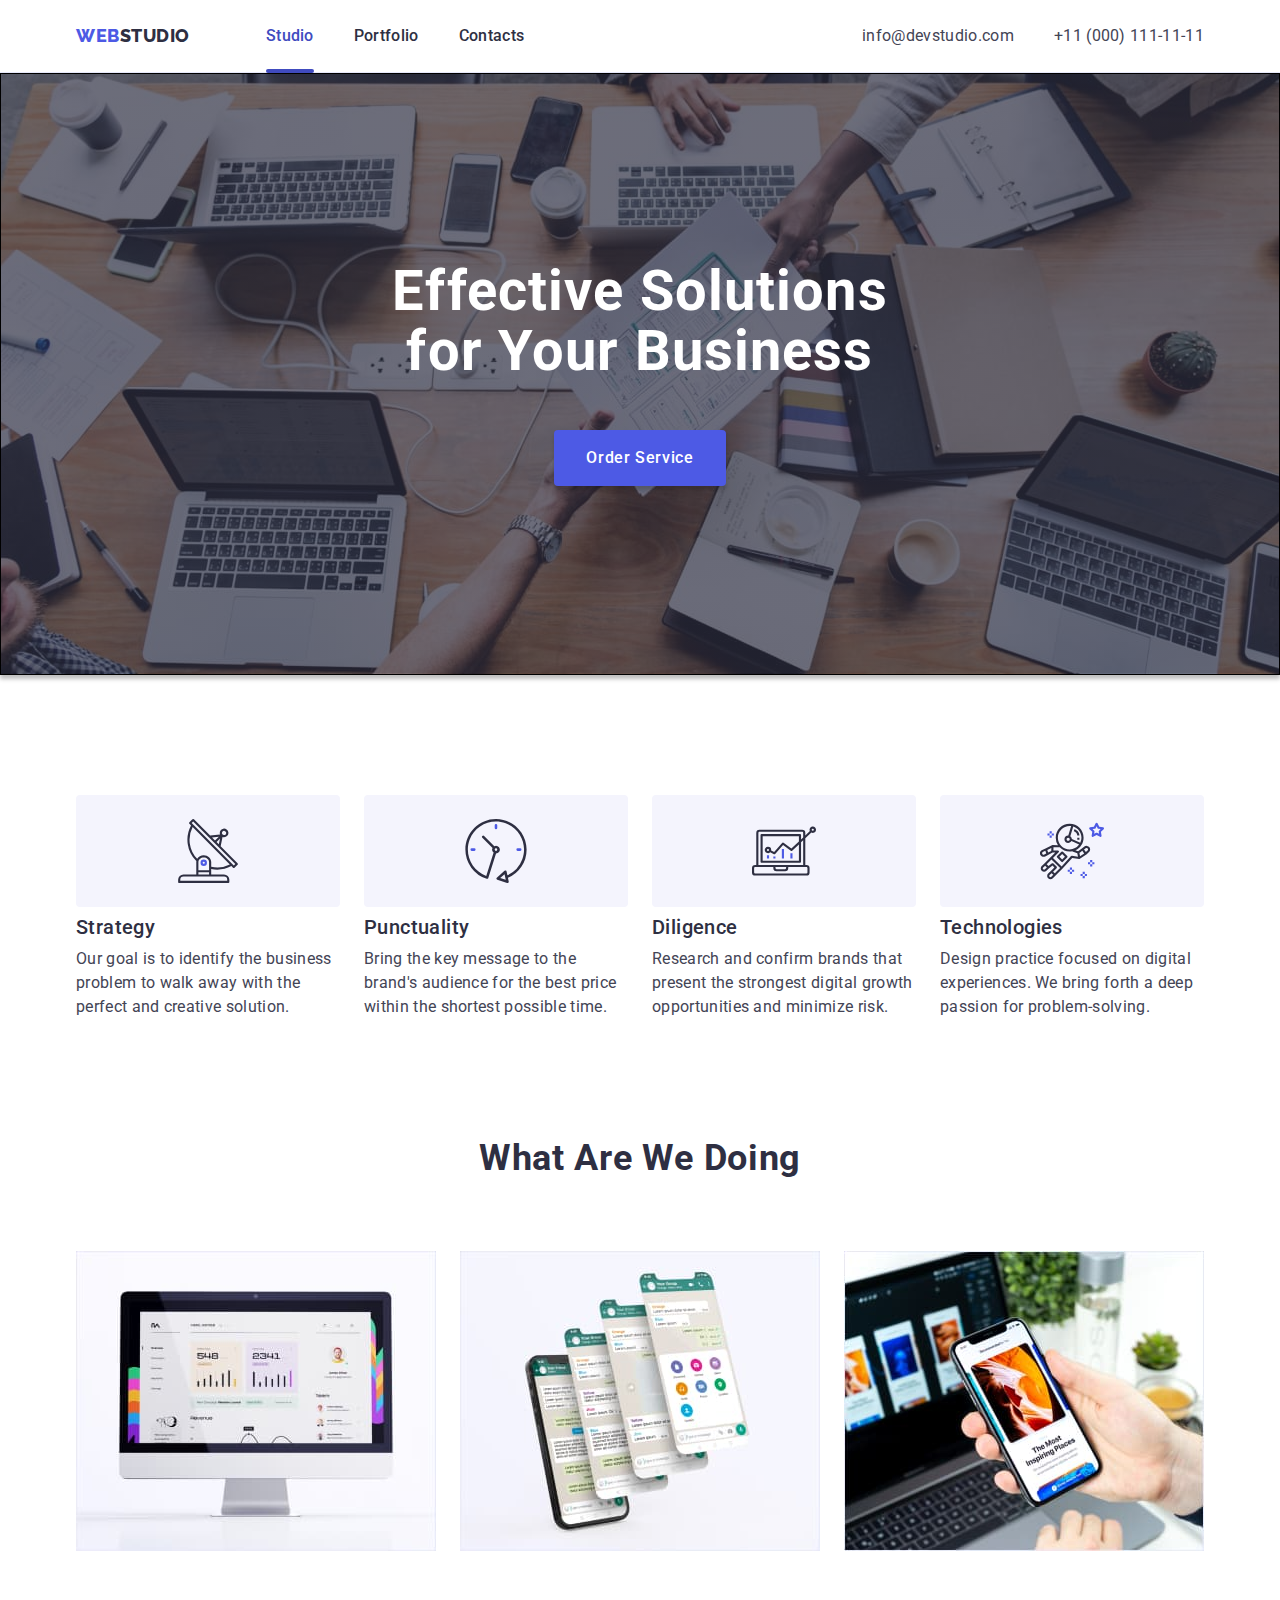
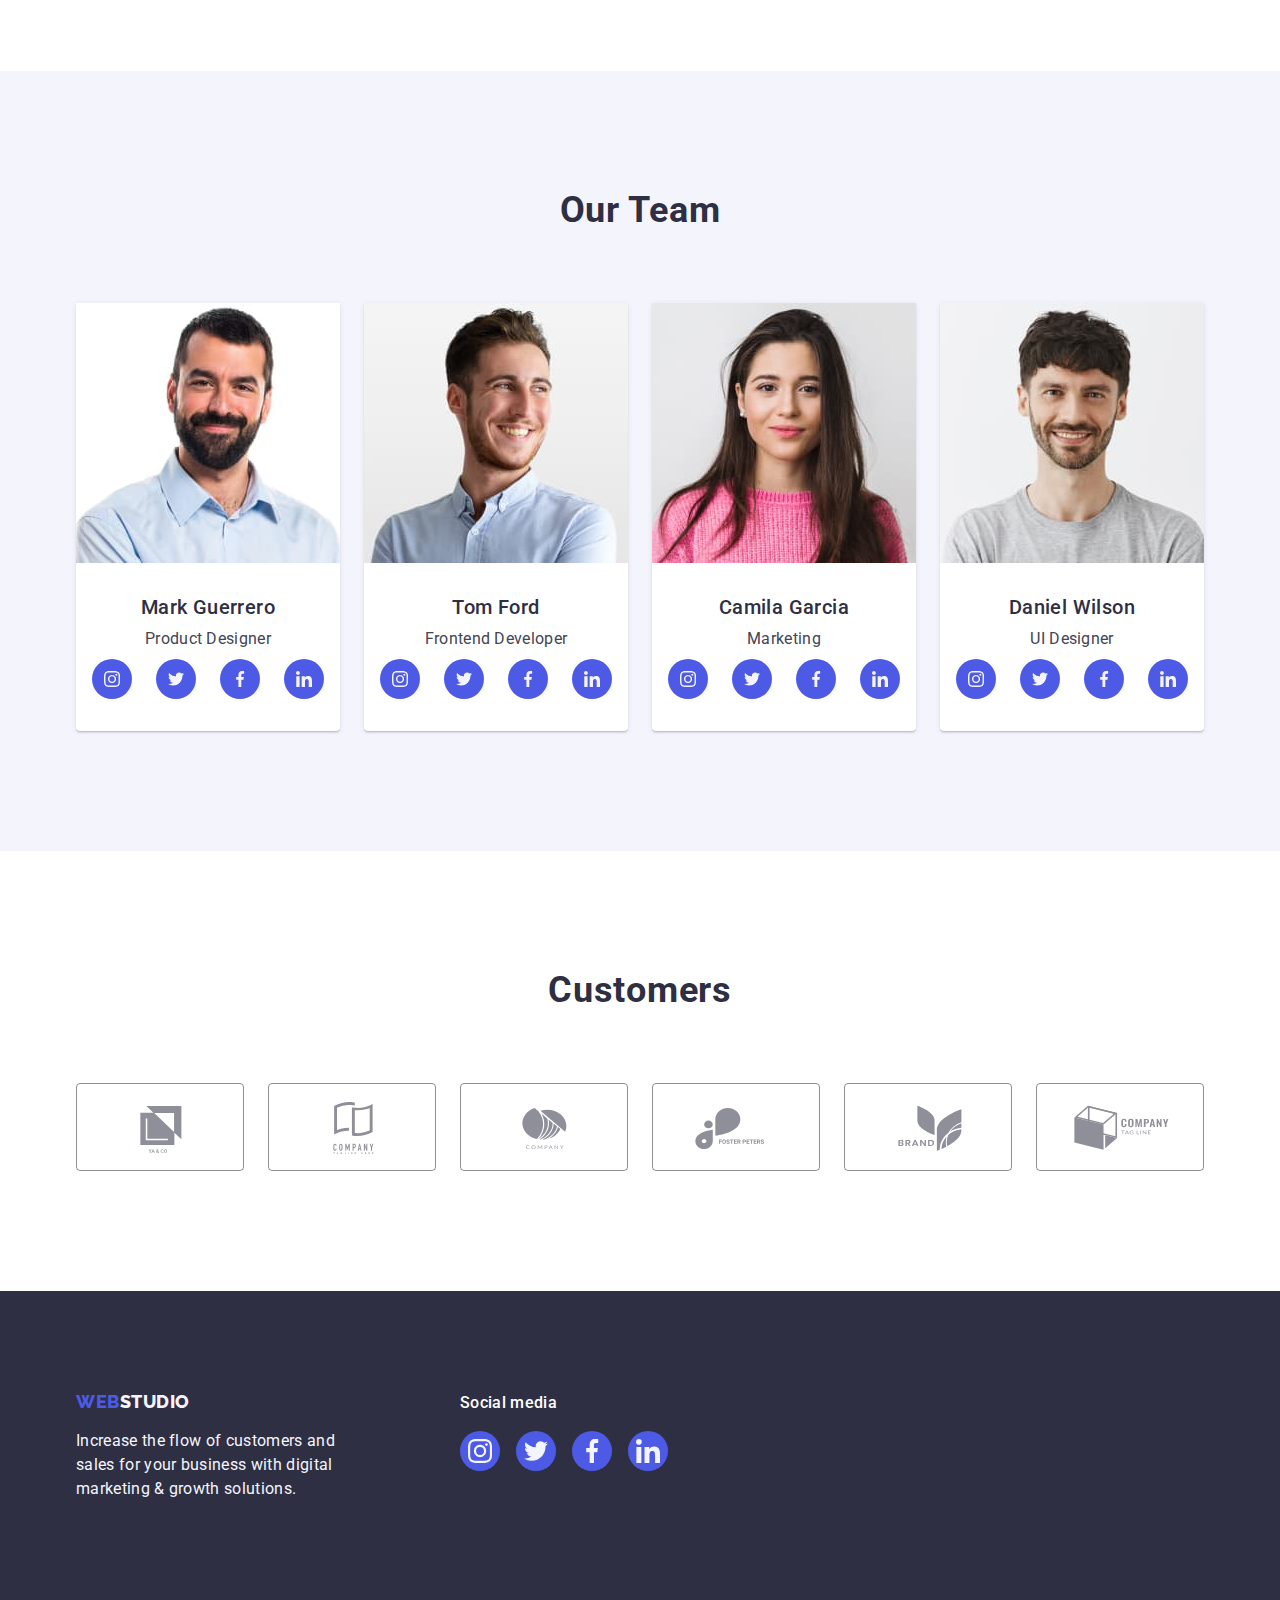
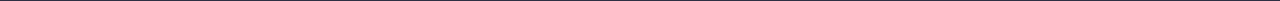
<file: index.html>
<!DOCTYPE html>
<html lang="en">
  <head>
    <meta charset="UTF-8" />
    <meta http-equiv="X-UA-Compatible" content="IE=edge" />
    <meta name="viewport" content="width=device-width, initial-scale=1.0" />
    <meta name="description" content="WebStudio - effective solutions for your business" />
    <title>WebStudio</title>

    <link rel="preconnect" href="https://fonts.googleapis.com" />
    <link rel="preconnect" href="https://fonts.gstatic.com" crossorigin />
    <link
      href="https://fonts.googleapis.com/css2?family=Raleway:wght@800&family=Roboto:wght@400;500;700;900&display=swap"
      rel="stylesheet"
    />
    <link
      rel="stylesheet"
      href="https://cdn.jsdelivr.net/npm/modern-normalize@2.0.0/modern-normalize.min.css"
    />
    <link rel="stylesheet" href="./css/styles.css" />
  </head>
  <body>
    <header class="header">
      <div class="container header-container">
        <nav class="page-nav nav-container">
          <a class="link header-logo" href="./index.html"
            >Web<span class="header-studio">Studio</span>
          </a>
          <ul class="list header-list-container">
            <li><a class="link link-item-header active" href="./index.html">Studio</a></li>
            <li><a class="link link-item-header" href="./portfolio.html">Portfolio</a></li>
            <li><a class="link link-item-header" href="">Contacts</a></li>
          </ul>
        </nav>
        <address class="address">
          <ul class="list address-container">
            <li>
              <a class="link" href="mailto:info@devstudio.com">info@devstudio.com </a>
            </li>
            <li><a class="link" href="tel:+110001111111">+11 (000) 111-11-11</a></li>
          </ul>
        </address>
      </div>
    </header>

    <main>
      <section class="section-effective">
        <div class="container">
          <!--№1-->
          <h1 class="page-tittle">Effective Solutions for Your Business</h1>
          <button class="btn" type="button" data-modal-open>Order Service</button>
        </div>
      </section>
      <section class="section-two">
        <div class="container">
          <!--№2-->
          <h2 class="tittle visually-hidden">Advantages</h2>
          <ul class="list two-list-container">
            <li class="li-two">
              <div class="list-icon-two">
                <svg class="li-two-item" width="64" height="64">
                  <use href="./images/icons.svg#icon-antenna"></use>
                </svg>
              </div>
              <h3 class="list-tittle">Strategy</h3>
              <p class="list-paragraph">
                Our goal is to identify the business problem to walk away with the perfect and
                creative solution.
              </p>
            </li>
            <li class="li-two">
              <div class="list-icon-two">
                <svg class="li-two-item" width="64" height="64">
                  <use href="./images/icons.svg#icon-clock"></use>
                </svg>
              </div>
              <h3 class="list-tittle">Punctuality</h3>
              <p class="list-paragraph">
                Bring the key message to the brand's audience for the best price within the shortest
                possible time.
              </p>
            </li>
            <li class="li-two">
              <div class="list-icon-two">
                <svg class="li-two-item" width="64" height="64">
                  <use href="./images/icons.svg#icon-diagram"></use>
                </svg>
              </div>
              <h3 class="list-tittle">Diligence</h3>
              <p class="list-paragraph">
                Research and confirm brands that present the strongest digital growth opportunities
                and minimize risk.
              </p>
            </li>
            <li class="li-two">
              <div class="list-icon-two">
                <svg class="li-two-item" width="64" height="64">
                  <use href="./images/icons.svg#icon-astronaut"></use>
                </svg>
              </div>
              <h3 class="list-tittle">Technologies</h3>
              <p class="list-paragraph">
                Design practice focused on digital experiences. We bring forth a deep passion for
                problem-solving.
              </p>
            </li>
          </ul>
        </div>
      </section>

      <section class="section-three">
        <div class="container">
          <!--№3-->
          <h2 class="section-tittle">What are we doing</h2>
          <ul class="list three-list-container">
            <li class="list-item-three">
              <img src="./images/WebStudio/imgMonitor.jpg" alt="Monitor" width="360" height="300" />
            </li>
            <li class="list-item-three">
              <img
                src="./images/WebStudio/Phone.jpg"
                alt="phone with chats"
                width="360"
                height="300"
              />
            </li>
            <li class="list-item-three">
              <img
                src="./images/WebStudio/imgPhoneHand.jpg"
                alt="phone in hand"
                width="360"
                height="300"
              />
            </li>
          </ul>
        </div>
      </section>

      <section class="section-four">
        <div class="container">
          <!--№4-->
          <h2 class="section-four-tittle">Our Team</h2>
          <ul class="list four-list-container">
            <li class="section-four-list">
              <img
                class="list-img"
                src="./images/WebStudio/imgMark.jpg"
                alt="Mark Guerrero"
                width="264"
                height="260"
              />
              <div class="four-subtittle-container">
                <h3 class="section-four-subtittle">Mark Guerrero</h3>
                <p class="four-paragraph">Product Designer</p>
                <ul class="list-four-svg">
                  <li class="list-item-svg">
                    <a href="" class="link-svg">
                      <svg class="four-svg" width="16" height="16">
                        <use href="./images/icons.svg#icon-instagram"></use>
                      </svg>
                    </a>
                  </li>
                  <li class="list-item-svg">
                    <a href="" class="link-svg">
                      <svg class="four-svg" width="16" height="16">
                        <use href="./images/icons.svg#icon-twitter"></use>
                      </svg>
                    </a>
                  </li>
                  <li class="list-item-svg">
                    <a href="" class="link-svg">
                      <svg class="four-svg" width="16" height="16">
                        <use href="./images/icons.svg#icon-facebook"></use>
                      </svg>
                    </a>
                  </li>
                  <li class="list-item-svg">
                    <a href="" class="link-svg">
                      <svg class="four-svg" width="16" height="16">
                        <use href="./images/icons.svg#icon-linkedin"></use>
                      </svg>
                    </a>
                  </li>
                </ul>
              </div>
            </li>
            <li class="section-four-list">
              <img
                class="list-img"
                src="./images/WebStudio/imgTom.jpg"
                alt="Tom Ford"
                width="264"
                height="260"
              />
              <div class="four-subtittle-container">
                <h3 class="section-four-subtittle">Tom Ford</h3>
                <p class="four-paragraph">Frontend Developer</p>
                <ul class="list-four-svg">
                  <li class="list-item-svg">
                    <a href="" class="link-svg">
                      <svg class="four-svg" width="16" height="16">
                        <use href="./images/icons.svg#icon-instagram"></use>
                      </svg>
                    </a>
                  </li>
                  <li class="list-item-svg">
                    <a href="" class="link-svg">
                      <svg class="four-svg" width="16" height="16">
                        <use href="./images/icons.svg#icon-twitter"></use>
                      </svg>
                    </a>
                  </li>
                  <li class="list-item-svg">
                    <a href="" class="link-svg">
                      <svg class="four-svg" width="16" height="16">
                        <use href="./images/icons.svg#icon-facebook"></use>
                      </svg>
                    </a>
                  </li>
                  <li class="list-item-svg">
                    <a href="" class="link-svg">
                      <svg class="four-svg" width="16" height="16">
                        <use href="./images/icons.svg#icon-linkedin"></use>
                      </svg>
                    </a>
                  </li>
                </ul>
              </div>
            </li>
            <li class="section-four-list">
              <img
                class="list-img"
                src="./images/WebStudio/imgCamila.jpg"
                alt="Camila Garcia"
                width="264"
                height="260"
              />
              <div class="four-subtittle-container">
                <h3 class="section-four-subtittle">Camila Garcia</h3>
                <p class="four-paragraph">Marketing</p>
                <ul class="list-four-svg">
                  <li class="list-item-svg">
                    <a href="" class="link-svg">
                      <svg class="four-svg" width="16" height="16">
                        <use href="./images/icons.svg#icon-instagram"></use>
                      </svg>
                    </a>
                  </li>
                  <li class="list-item-svg">
                    <a href="" class="link-svg">
                      <svg class="four-svg" width="16" height="16">
                        <use href="./images/icons.svg#icon-twitter"></use>
                      </svg>
                    </a>
                  </li>
                  <li class="list-item-svg">
                    <a href="" class="link-svg">
                      <svg class="four-svg" width="16" height="16">
                        <use href="./images/icons.svg#icon-facebook"></use>
                      </svg>
                    </a>
                  </li>
                  <li class="list-item-svg">
                    <a href="" class="link-svg">
                      <svg class="four-svg" width="16" height="16">
                        <use href="./images/icons.svg#icon-linkedin"></use>
                      </svg>
                    </a>
                  </li>
                </ul>
              </div>
            </li>
            <li class="section-four-list">
              <img
                class="list-img"
                src="./images/WebStudio/imgDaniel.jpg"
                alt="Daniel Wilson"
                width="264"
                height="260"
              />
              <div class="four-subtittle-container">
                <h3 class="section-four-subtittle">Daniel Wilson</h3>
                <p class="four-paragraph">UI Designer</p>
                <ul class="list-four-svg">
                  <li class="list-item-svg">
                    <a href="" class="link-svg">
                      <svg class="four-svg" width="16" height="16">
                        <use href="./images/icons.svg#icon-instagram"></use>
                      </svg>
                    </a>
                  </li>
                  <li class="list-item-svg">
                    <a href="" class="link-svg">
                      <svg class="four-svg" width="16" height="16">
                        <use href="./images/icons.svg#icon-twitter"></use>
                      </svg>
                    </a>
                  </li>
                  <li class="list-item-svg">
                    <a href="" class="link-svg">
                      <svg class="four-svg" width="16" height="16">
                        <use href="./images/icons.svg#icon-facebook"></use>
                      </svg>
                    </a>
                  </li>
                  <li class="list-item-svg">
                    <a href="" class="link-svg">
                      <svg class="four-svg" width="16" height="16">
                        <use href="./images/icons.svg#icon-linkedin"></use>
                      </svg>
                    </a>
                  </li>
                </ul>
              </div>
            </li>
          </ul>
        </div>
      </section>
      <section class="section-five">
        <!--№5-->
        <div class="container">
          <h2 class="tittle-five">Customers</h2>
          <ul class="customers-list">
            <li class="customers-item">
              <a class="customers-link" href="" aria-label="Logo 1">
                <svg class="customers-icon" width="104" height="56">
                  <use href="./images/icons.svg#icon-logo-1"></use>
                </svg>
              </a>
            </li>
            <li class="customers-item">
              <a class="customers-link" href="" aria-label="Logo 2">
                <svg class="customers-icon" width="104" height="56">
                  <use href="./images/icons.svg#icon-logo-2"></use>
                </svg>
              </a>
            </li>
            <li class="customers-item">
              <a class="customers-link" href="" aria-label="Logo 3">
                <svg class="customers-icon" width="104" height="56">
                  <use href="./images/icons.svg#icon-logo-3"></use>
                </svg>
              </a>
            </li>
            <li class="customers-item">
              <a class="customers-link" href="" aria-label="Logo 4">
                <svg class="customers-icon" width="104" height="56">
                  <use href="./images/icons.svg#icon-logo-4"></use>
                </svg>
              </a>
            </li>
            <li class="customers-item">
              <a class="customers-link" href="" aria-label="Logo 5">
                <svg class="customers-icon" width="104" height="56">
                  <use href="./images/icons.svg#icon-logo-5"></use>
                </svg>
              </a>
            </li>
            <li class="customers-item">
              <a class="customers-link" href="" aria-label="Logo 6">
                <svg class="customers-icon" width="104" height="56">
                  <use href="./images/icons.svg#icon-logo-6"></use>
                </svg>
              </a>
            </li>
          </ul>
        </div>
      </section>
    </main>

    <footer class="footer">
      <div class="container footer-container">
        <div class="footer-container-studio">
          <a class="link footer-logo" href="./index.html"
            >Web<span class="footer-studio">Studio</span></a
          >
          <p class="footer-p">
            Increase the flow of customers and sales for your business with digital marketing &
            growth solutions.
          </p>
        </div>
        <div class="footer-svg-container">
          <p class="footer-social">Social media</p>
          <ul class="list-footer-svg">
            <li class="footer-item-svg">
              <a href="" class="footer-link-svg">
                <svg class="footer-svg" width="24" height="24">
                  <use href="./images/icons.svg#icon-instagram"></use>
                </svg>
              </a>
            </li>
            <li class="footer-item-svg">
              <a href="" class="footer-link-svg">
                <svg class="footer-svg" width="24" height="24">
                  <use href="./images/icons.svg#icon-twitter"></use>
                </svg>
              </a>
            </li>
            <li class="footer-item-svg">
              <a href="" class="footer-link-svg">
                <svg class="footer-svg" width="24" height="24">
                  <use href="./images/icons.svg#icon-facebook"></use>
                </svg>
              </a>
            </li>
            <li class="footer-item-svg">
              <a href="" class="footer-link-svg">
                <svg class="footer-svg" width="24" height="24">
                  <use href="./images/icons.svg#icon-linkedin"></use>
                </svg>
              </a>
            </li>
          </ul>
        </div>
      </div>
    </footer>
    <!-- Modal window -->
    <div class="backdrop is-hidden" data-modal>
      <div class="modal">
        <button class="modal-btn" type="button" data-modal-close>
          <svg class="modal-icon" width="8" height="8">
            <use href="./images/icons.svg#icon-close-black"></use>
          </svg>
        </button>
      </div>
    </div>
    <script src="./js/modal.js"></script>
  </body>
</html>
</file>
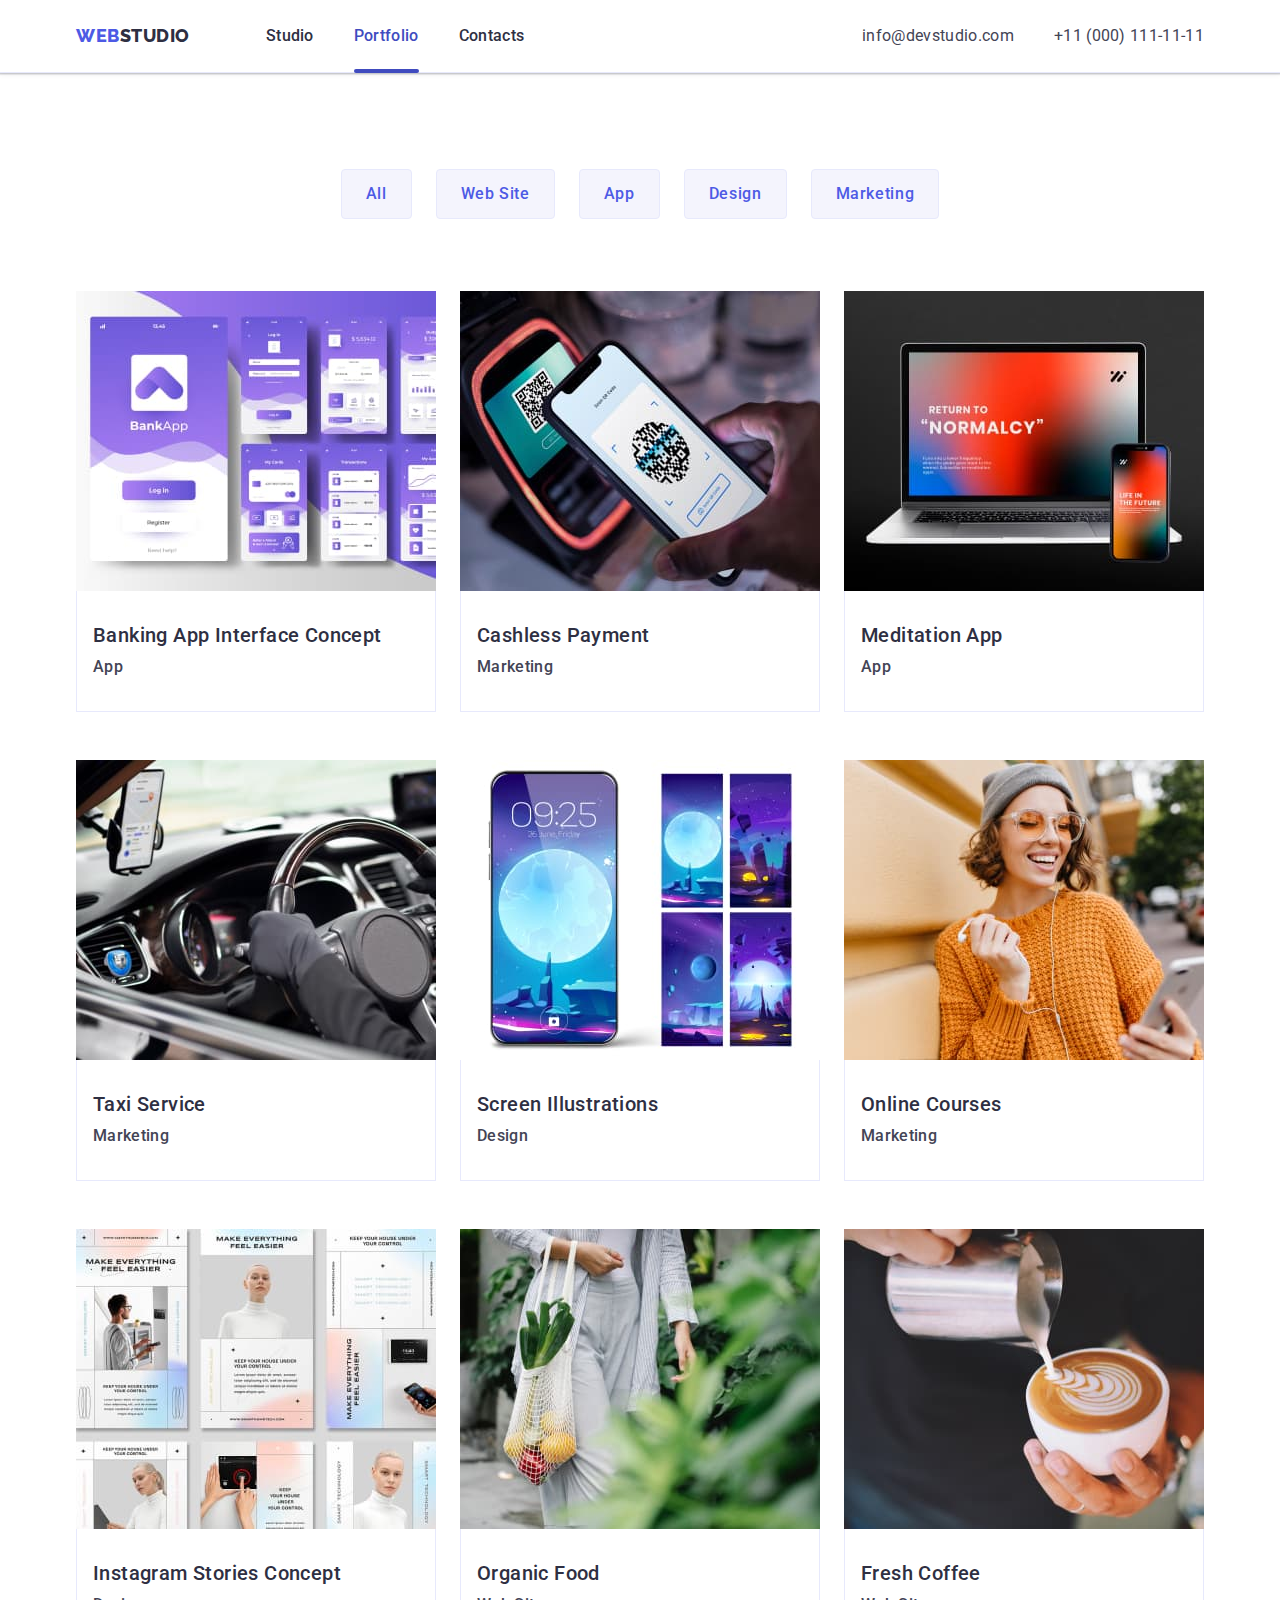
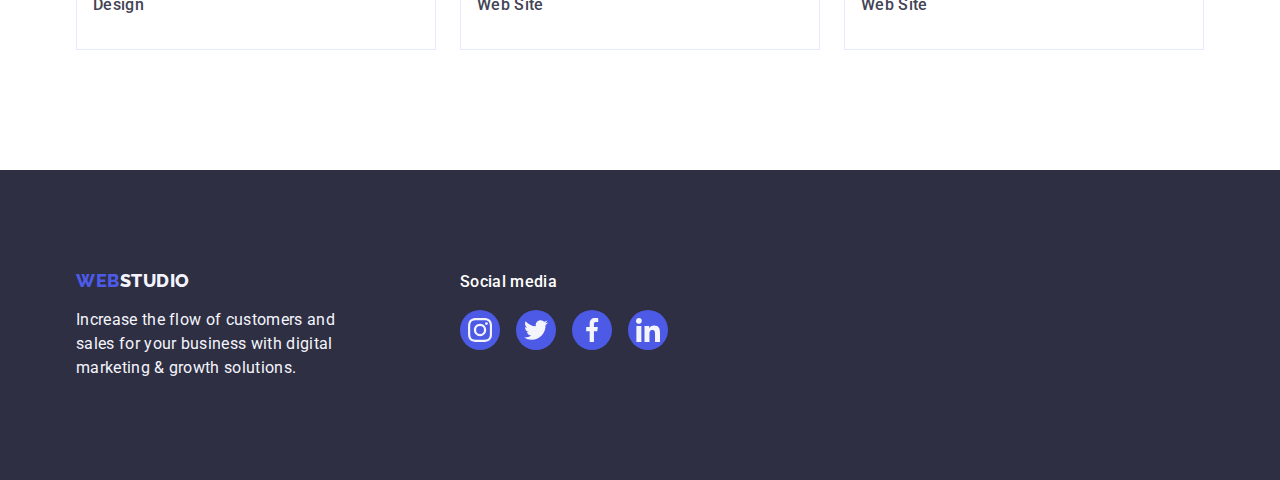
<file: portfolio.html>
<!DOCTYPE html>
<html lang="en">
  <head>
    <meta charset="UTF-8" />
    <meta name="viewport" content="width=device-width, initial-scale=1.0" />
    <title>Portfolio</title>
    <link rel="preconnect" href="https://fonts.googleapis.com" />
    <link rel="preconnect" href="https://fonts.gstatic.com" crossorigin />
    <link
      href="https://fonts.googleapis.com/css2?family=Raleway:wght@800&family=Roboto:wght@400;500;700;900&display=swap"
      rel="stylesheet"
    />
    <link
      rel="stylesheet"
      href="https://cdn.jsdelivr.net/npm/modern-normalize@2.0.0/modern-normalize.min.css"
    />
    <link rel="stylesheet" href="./css/styles.css" />
  </head>
  <body>
    <header class="header">
      <div class="container header-container">
        <nav class="page-nav nav-container">
          <a class="link header-logo" href="./index.html"
            >Web<span class="header-studio">Studio</span>
          </a>
          <ul class="list header-list-container">
            <li><a class="link link-item-header" href="./index.html">Studio</a></li>
            <li><a class="link link-item-header active" href="./portfolio.html">Portfolio</a></li>
            <li><a class="link link-item-header" href="">Contacts</a></li>
          </ul>
        </nav>
        <address class="address">
          <ul class="list address-container">
            <li>
              <a class="link" href="mailto:info@devstudio.com">info@devstudio.com </a>
            </li>
            <li><a class="link" href="tel:+110001111111">+11 (000) 111-11-11</a></li>
          </ul>
        </address>
      </div>
    </header>
    <main>
      <section class="sectionptfl">
        <div class="container">
          <h1 class="tittle visually-hidden">Solutions</h1>
          <ul class="list list-button-portfolio">
            <li><button class="btn-all" type="button">All</button></li>
            <li><button class="btn-all" type="button">Web Site</button></li>
            <li><button class="btn-all" type="button">App</button></li>
            <li><button class="btn-all" type="button">Design</button></li>
            <li><button class="btn-all" type="button">Marketing</button></li>
          </ul>

          <ul class="list list-img-container">
            <li class="list-item-portfolio">
              <a class="link portfolio-item-link" href="">
                <div class="portfolio-wrapper">
                  <div class="overlay">
                    <p class="overlay-desc">
                      14 Stylish and User-Friendly App Design Concepts · Task Manager App · Calorie
                      Tracker App · Exotic Fruit Ecommerce App · Cloud Storage App
                    </p>
                  </div>

                  <img
                    class="list-img"
                    src="./images/Portfolio/bankingapp.jpg"
                    alt="Banking app"
                    width="360"
                    height="300"
                  />
                </div>

                <div class="list-border-item">
                  <h2 class="solutions-tittle">Banking App Interface Concept</h2>
                  <p class="solutions-p">App</p>
                </div>
              </a>
            </li>
            <li class="list-item-portfolio">
              <a class="link portfolio-item-link" href="">
                <div class="portfolio-wrapper">
                  <div class="overlay">
                    <p class="overlay-desc">
                      14 Stylish and User-Friendly App Design Concepts · Task Manager App · Calorie
                      Tracker App · Exotic Fruit Ecommerce App · Cloud Storage App
                    </p>
                  </div>
                  <img
                    class="list-img"
                    src="./images/Portfolio/payment.jpg"
                    alt="Cashless payment"
                    width="360"
                    height="300"
                  />
                </div>
                <div class="list-border-item">
                  <h2 class="solutions-tittle">Cashless Payment</h2>
                  <p class="solutions-p">Marketing</p>
                </div>
              </a>
            </li>
            <li class="list-item-portfolio">
              <a class="link portfolio-item-link" href="">
                <div class="portfolio-wrapper">
                  <div class="overlay">
                    <p class="overlay-desc">
                      14 Stylish and User-Friendly App Design Concepts · Task Manager App · Calorie
                      Tracker App · Exotic Fruit Ecommerce App · Cloud Storage App
                    </p>
                  </div>
                  <img
                    class="list-img"
                    src="./images/Portfolio/meditationapp.jpg"
                    alt="Meditation app"
                    width="360"
                    height="300"
                  />
                </div>
                <div class="list-border-item">
                  <h2 class="solutions-tittle">Meditation App</h2>
                  <p class="solutions-p">App</p>
                </div></a
              >
            </li>
            <li class="list-item-portfolio">
              <a class="link portfolio-item-link" href="">
                <div class="portfolio-wrapper">
                  <div class="overlay">
                    <p class="overlay-desc">
                      14 Stylish and User-Friendly App Design Concepts · Task Manager App · Calorie
                      Tracker App · Exotic Fruit Ecommerce App · Cloud Storage App
                    </p>
                  </div>
                  <img
                    class="list-img"
                    src="./images/Portfolio/taxi.jpg"
                    alt="Taxi car"
                    width="360"
                    height="300"
                  />
                </div>
                <div class="list-border-item">
                  <h2 class="solutions-tittle">Taxi Service</h2>
                  <p class="solutions-p">Marketing</p>
                </div></a
              >
            </li>
            <li class="list-item-portfolio">
              <a class="link portfolio-item-link" href="">
                <div class="portfolio-wrapper">
                  <div class="overlay">
                    <p class="overlay-desc">
                      14 Stylish and User-Friendly App Design Concepts · Task Manager App · Calorie
                      Tracker App · Exotic Fruit Ecommerce App · Cloud Storage App
                    </p>
                  </div>
                  <img
                    class="list-img"
                    src="./images/Portfolio/illustration.jpg"
                    alt="Screen illustrations"
                    width="360"
                    height="300"
                  />
                </div>
                <div class="list-border-item">
                  <h2 class="solutions-tittle">Screen Illustrations</h2>
                  <p class="solutions-p">Design</p>
                </div>
              </a>
            </li>
            <li class="list-item-portfolio">
              <a class="link portfolio-item-link" href="">
                <div class="portfolio-wrapper">
                  <div class="overlay">
                    <p class="overlay-desc">
                      14 Stylish and User-Friendly App Design Concepts · Task Manager App · Calorie
                      Tracker App · Exotic Fruit Ecommerce App · Cloud Storage App
                    </p>
                  </div>
                  <img
                    class="list-img"
                    src="./images/Portfolio/courses.jpg"
                    alt="Online courses"
                    width="360"
                    height="300"
                  />
                </div>
                <div class="list-border-item">
                  <h2 class="solutions-tittle">Online Courses</h2>
                  <p class="solutions-p">Marketing</p>
                </div></a
              >
            </li>
            <li class="list-item-portfolio">
              <a class="link portfolio-item-link" href="">
                <div class="portfolio-wrapper">
                  <div class="overlay">
                    <p class="overlay-desc">
                      14 Stylish and User-Friendly App Design Concepts · Task Manager App · Calorie
                      Tracker App · Exotic Fruit Ecommerce App · Cloud Storage App
                    </p>
                  </div>
                  <img
                    class="list-img"
                    src="./images/Portfolio/stories.jpg"
                    alt="Instagram stories"
                    width="360"
                    height="300"
                  />
                </div>
                <div class="list-border-item">
                  <h2 class="solutions-tittle">Instagram Stories Concept</h2>
                  <p class="solutions-p">Design</p>
                </div></a
              >
            </li>
            <li class="list-item-portfolio">
              <a class="link portfolio-item-link" href="">
                <div class="portfolio-wrapper">
                  <div class="overlay">
                    <p class="overlay-desc">
                      14 Stylish and User-Friendly App Design Concepts · Task Manager App · Calorie
                      Tracker App · Exotic Fruit Ecommerce App · Cloud Storage App
                    </p>
                  </div>
                  <img
                    class="list-img"
                    src="./images/Portfolio/food.jpg"
                    alt="Organic food"
                    width="360"
                    height="300"
                  />
                </div>
                <div class="list-border-item">
                  <h2 class="solutions-tittle">Organic Food</h2>
                  <p class="solutions-p">Web Site</p>
                </div></a
              >
            </li>
            <li class="list-item-portfolio">
              <a class="link portfolio-item-link" href="">
                <div class="portfolio-wrapper">
                  <div class="overlay">
                    <p class="overlay-desc">
                      14 Stylish and User-Friendly App Design Concepts · Task Manager App · Calorie
                      Tracker App · Exotic Fruit Ecommerce App · Cloud Storage App
                    </p>
                  </div>
                  <img
                    class="list-img"
                    src="./images/Portfolio/cofee.jpg"
                    alt="Fresh cofee"
                    width="360"
                    height="300"
                  />
                </div>
                <div class="list-border-item">
                  <h2 class="solutions-tittle">Fresh Coffee</h2>
                  <p class="solutions-p">Web Site</p>
                </div></a
              >
            </li>
          </ul>
        </div>
      </section>
    </main>
    <footer class="footer">
      <div class="container footer-container">
        <div class="footer-container-studio">
          <a class="link footer-logo" href="./index.html"
            >Web<span class="footer-studio">Studio</span></a
          >
          <p class="footer-p">
            Increase the flow of customers and sales for your business with digital marketing &
            growth solutions.
          </p>
        </div>
        <div class="footer-svg-container">
          <p class="footer-social">Social media</p>
          <ul class="list-footer-svg">
            <li class="footer-item-svg">
              <a href="" class="footer-link-svg">
                <svg class="footer-svg" width="24" height="24">
                  <use href="./images/icons.svg#icon-instagram"></use>
                </svg>
              </a>
            </li>
            <li class="footer-item-svg">
              <a href="" class="footer-link-svg">
                <svg class="footer-svg" width="24" height="24">
                  <use href="./images/icons.svg#icon-twitter"></use>
                </svg>
              </a>
            </li>
            <li class="footer-item-svg">
              <a href="" class="footer-link-svg">
                <svg class="footer-svg" width="24" height="24">
                  <use href="./images/icons.svg#icon-facebook"></use>
                </svg>
              </a>
            </li>
            <li class="footer-item-svg">
              <a href="" class="footer-link-svg">
                <svg class="footer-svg" width="24" height="24">
                  <use href="./images/icons.svg#icon-linkedin"></use>
                </svg>
              </a>
            </li>
          </ul>
        </div>
      </div>
    </footer>
  </body>
</html>
</file>
<file: css/styles.css>
/* Common */
:root {
  --primary-font: Roboto, sans-serif;
  --font-color: #434455;
  --secondary-color: #2e2f42;
  --background-color: #ffffff;
  --color-ocean: #4d5ae5;
  --background-color-bwhite: #f4f4fd;
  --color-link: #404bbf;
  --color-light-slate: #8E8F99;
  --animation: 250ms cubic-bezier(0.4, 0, 0.2, 1);
}
body {
  font-family: var(--primary-font);
  color: var(--font-color);
  background-color: var(--background-color);
}
img {
  display: block;
}
.visually-hidden {
  position: absolute;
  width: 1px;
  height: 1px;
  margin: -1px;
  border: 0;
  padding: 0;
  white-space: nowrap;
  clip-path: inset(100%);
  clip: rect(0 0 0 0);
  overflow: hidden;
}
h1,
h2,
h3,
h4,
h5,
h6,
p {
  margin: 0;
}
ul,
ol {
  list-style: none;
  margin: 0;
  padding: 0;
}
.container {
  width: 1158px;
 margin-right: auto;
 margin-left: auto;
  padding: 0 15px;
}
/* HEADER */
.header {
  border-bottom: 1px solid #e7e9fc;
  box-shadow: 0px 1px 6px 0px rgba(46, 47, 66, 0.08), 0px 1px 1px 0px rgba(46, 47, 66, 0.16), 0px 2px 1px 0px rgba(46, 47, 66, 0.08);
}
.header-container {
  display: flex;
    align-items: center;
    justify-content: space-between;
    padding: 0 15px;
    
}

.page-nav > .link {
  font-family: 'Raleway', sans-serif;
  font-weight: 800;
  font-size: 18px;
  line-height: 1.17;
  letter-spacing: 0.03em;
  text-transform: uppercase;
  color: var(--color-ocean);
  text-decoration: none;
  transition: color var(--animation);
}
.page-nav > .link:hover {
  color: var(--color-link);
}
.nav-container {
  display: flex;
  align-items: center;
}
.header-list-container {
  display: flex;
  align-items: center;
  gap: 40px;

}
.link-item-header {
 padding: 24px 0;
  position: relative;
}

.link-item-header.active::after {
  content: '';
  position: absolute;
  bottom: 0;
  left: 0;
  display: block;
  width: 100%;
  height: 4px;
  bottom: -1px;
  border-radius: 2px;
    background-color: var(--color-link);
}

.header-studio {
  color: var(--secondary-color);
}
.header-logo {
  display: block;
  margin-right: 76px;
}

.list .link {
  display: block;
  font-weight: 500;
  font-size: 16px;
  line-height: 1.5;
  letter-spacing: 0.02em;
  color: var(--secondary-color);
  text-decoration: none;
  transition: color var(--animation);
}
.list .active {
  color: var(--color-link);
}
.list .link:hover,
.list .link:focus {
  color: var(--color-link);
}
.list {
  list-style: none;
}
.link {
  text-decoration: none;
}
.address-container {
 display: flex;
align-items: center;
  gap: 40px;
}
.address {
  font-style: normal;
}
.address .list .link {
  font-weight: 400;
  font-size: 16px;
  line-height: 1.5;
  letter-spacing: 0.02em;
  color: var(--font-color);
  transition: color var(--animation);
}
.address .list .link:hover,
.address .list .link:focus {
  color: var(--color-link);
}
/* SECTION N1 */
.section-effective {
  max-width: 1440px;
  margin: 0 auto;
  background-color: var(--secondary-color);
  padding: 188px 0;
  background-image: linear-gradient( rgba(46, 47, 66, 0.7),  rgba(46, 47, 66, 0.7)) , url(../images/WebStudio/people-office.jpg);
   border: 1px solid #000;
   box-shadow: 0px 4px 4px 0px rgba(0, 0, 0, 0.25);
  
  background-position: center;
  background-repeat: no-repeat;
  background-size: cover;
}
.section-effective .page-tittle {
  font-size: 56px;
  line-height: 1.07;
  text-align: center;
  letter-spacing: 0.02em;
  color: var(--background-color);
}

.page-tittle {
  max-width: 496px;
  margin: 0 auto;
  margin-bottom: 48px;
}
.btn {
  font-family: var(--primary-font);
  cursor: pointer;
  font-weight: 500;
  font-size: 16px;
  line-height: 1.5;
  letter-spacing: 0.04em;
  background-color: var(--color-ocean);
  color: var(--background-color);
  box-shadow: 0px 4px 4px rgba(0, 0, 0, 0.15);
  border-radius: 4px;
  padding: 16px 32px;
  display: block;
  margin: 0 auto;
  gap: 10px;
  border: 0px;
  min-width: 169px;
  transition: background-color var(--animation);
}
.btn:hover,
.btn:focus {
  background-color: var(--color-link);
}
/* SECTION N2 */
.section-two {
  padding: 120px 0;
}

.two-list-container {
  width: 1128px;
  display: flex;
  gap: 24px;
}
.list-icon-two {
  display: flex;
  align-items: center;
  justify-content: center;
  height: 112px;
  background-color: #f4f4fd;
  border-radius: 4px;
  margin-bottom: 8px;
}

.list-tittle {
  font-weight: 500;
  font-size: 20px;
  line-height: 1.2;
  letter-spacing: 0.02em;
  color: var(--secondary-color);
  margin-bottom: 8px;
}
.list-paragraph {
  font-size: 16px;
  line-height: 1.5;
  letter-spacing: 0.02em;
  color: var(--font-color);
}
.li-two {
  width: 264px;
  width: calc((100% - 3*24)/4);
}
.li-two-item {
}
/* SECTION N3 */
.section-three {
  padding-bottom: 120px;
}


.section-tittle {
  font-size: 36px;
  line-height: 1.11;
  text-align: center;
  letter-spacing: 0.02em;
  text-transform: capitalize;
  color: var(--secondary-color);
  margin-bottom: 72px;
}
.three-list-container {
  display: flex;
  justify-content: flex-end;
  width: calc(100-2*24)/3;
  gap: 24px;
}
.list-item-three {
width: calc((100% - 2 * 24px) / 3)
}

/* SECTION N4 */
.section-four {
  padding: 120px 0;
}

.four-list-container {
  display: flex;
  gap: 24px;
}

.section-four {
  background-color: var(--background-color-bwhite);
}
.section-four-list {
  background-color: var(--background-color);
  border-radius: 0px 0px 4px 4px;
    box-shadow: 0px 2px 1px 0px rgba(46, 47, 66, 0.08), 0px 1px 1px 0px rgba(46, 47, 66, 0.16), 0px 1px 6px 0px rgba(46, 47, 66, 0.08);
}
.section-four-tittle {
  font-size: 36px;
  line-height: 1.11;
  text-align: center;
  letter-spacing: 0.02em;
  text-transform: capitalize;
  color: var(--secondary-color);
  margin-bottom: 72px;
}
.section-four-subtittle {
  font-weight: 500;
  font-size: 20px;
  line-height: 1.2;
  text-align: center;
  letter-spacing: 0.02em;
  color: var(--secondary-color);
  margin-bottom: 8px;
}
.four-subtittle-container {
padding: 32px 0;
width: 264px;
}

.four-paragraph {
  font-size: 16px;
  line-height: 1.5;
  text-align: center;
  letter-spacing: 0.02em;
  color: var(--font-color);
}
.list-four-svg {
  display: flex;
  justify-content: center;
  gap: 24px;
  margin-top: 8px;
}
.list-item-svg {
  width: 40px;
  height: 40px;
}
.link-svg {
width: 100%;
height: 100%;
background-color: var(--color-ocean);
border-radius: 50%;
display: flex;
align-items: center;
justify-content: center;
transition: background-color var(--animation);
}
.four-svg {
fill: var(--background-color-bwhite);
}
.link-svg:focus,
.link-svg:hover{
background-color:var(--color-link);
}

/* SECTION N5 */
.section-five {
  padding: 120px 0px;
}
.tittle-five {
  font-size: 36px;
    line-height: 1.11;
    letter-spacing: 0.72px;
    color: var(--secondary-color);
      text-align: center;
      margin-bottom: 72px;
}
.customers-list {
  display: flex;
  gap: 24px;
}
.customers-link {
  display: flex;
  justify-content: center;
  align-items: center;
  color: var(--color-light-slate);
border-radius: 4px;
  border: 1px solid var(--color-light-slate);
  width: 100%;
  height: 100%;
  transition: border-color var(--animation), color var(--animation);
}
.customers-item {
  width: calc((100% - 120px) / 6);
  height: 88px;
  
}
.customers-icon {
fill: currentColor;
}
.customers-link:hover,
.customers-link:focus {
  border-color: var(--color-link);
  color:var(--color-link);
}
.customers-link:hover .customers-icon {
  fill: var(--color-link);
}
/* footer */
.footer {
  background-color: var(--secondary-color);
  padding: 100px 0;
}

.footer > .container >.footer-container-studio > .link {
  font-family: 'Raleway', sans-serif;
  font-weight: 800;
  font-size: 18px;
  line-height: 1.17;
  letter-spacing: 0.03em;
  text-transform: uppercase;
  color: var(--color-ocean);
  text-decoration: none;
  display: inline-block;
  
}
.footer-container-studio {
  margin-right: 120px;
}
.footer-logo {
  margin-bottom: 17px;
}
.footer-studio {
  font-family: 'Raleway';
  font-style: normal;
  font-weight: 800;
  font-size: 18px;
  line-height: 1.17;
  letter-spacing: 0.03em;
  text-transform: uppercase;
  color: var(--background-color-bwhite);
}
.footer-p {
  font-size: 16px;
  line-height: 1.5;
  letter-spacing: 0.02em;
  color: var(--background-color-bwhite);
  max-width: 264px;
 
}
.footer-social { 
  font-size: 16px;
    font-weight: 500;
    line-height: 24px;
    letter-spacing: 0.32px;
    color: var(--background-color);
    
    margin-bottom: 16px;
}
.list-footer-svg{
  display: flex;
  gap: 16px;
  
}
.footer-item-svg {
  width: 40px;
  height: 40px;
}
.footer-link-svg {
  width: 100%;
  height: 100%;
  background-color: var(--color-ocean);
  border-radius: 50%;
  display: flex;
  align-items: center;
  justify-content: center;
  transition: background-color var(--animation);
}
.footer-svg {
  fill: var(--background-color-bwhite);
    
}
.footer-link-svg:focus,
.footer-link-svg:hover {
  background-color: #31D0AA;
}
.footer-container{
  display: flex;
  align-items: baseline;
}
.foote-svg-container{
  display: flex;
  
}
/* Portfolio */
.sectionptfl {
  padding-top: 96px;
    padding-bottom: 120px;
}
.portfolio-item-link {
  transition: box-shadow var(--animation);
}
.portfolio-item-link:hover {
 box-shadow: 0px 2px 1px 0px rgba(46, 47, 66, 0.08), 0px 1px 1px 0px rgba(46, 47, 66, 0.16), 0px 1px 6px 0px rgba(46, 47, 66, 0.08);
}

.btn-all {
  font-family: var(--primary-font);
  font-weight: 500;
  font-size: 16px;
  line-height: 1.5;
  text-align: center;
  letter-spacing: 0.04em;
  color: var(--color-ocean);
  background-color: var(--background-color-bwhite);
  cursor: pointer;
  border-radius: 4px;
    border: 1px solid #E7E9FC;
    background: var(--background-color-bwhite);
    padding: 12px 24px;
    transition: color var(--animation), background-color var(--animation), border var(--animation), box-shadow var(--animation);
}
.btn-all:hover,
.btn-all:focus {
  color: var(--background-color);
  background-color: var(--color-link);
  border-radius: 4px;
    box-shadow: 0px 2px 2px 0px rgba(0, 0, 0, 0.12), 0px 2px 1px 0px rgba(0, 0, 0, 0.08), 0px 3px 1px 0px rgba(0, 0, 0, 0.10);
}
.btn-all:hover {
border: 1px solid transparent;
}
.btn-all:focus {
  border: 1px solid transparent;
}

.solutions-tittle {
  font-weight: 500;
  font-size: 20px;
  line-height: 1.2;
  letter-spacing: 0.02em;
  color: var(--secondary-color);
  margin-bottom: 8px
}
.solutions-p {
  font-size: 16px;
  line-height: 1.5;
  letter-spacing: 0.02em;
  color: var(--font-color);
}
.list-button-portfolio {
  display: flex;
    margin-bottom: 72px;
  gap: 24px;
  justify-content: center;
}
.list-img-container {
  display: flex;
  flex-wrap: wrap;
  justify-content: center;
  gap: 48px 24px;
}
.list-border-item {
  padding: 32px 16px;
  border: 1px solid #E7E9FC;
  border-top: none;
    background: var(--background-color);
}
.list-img {
  display: block;
  max-width: 100%;
  height: auto;
  
}
.list-item-portfolio {
  width: calc((100% - 48px) / 3);
 
}
/* Overlay text */
.portfolio-wrapper {
  position: relative;
    overflow: hidden;
}

.overlay {
  background-color: var(--color-ocean);
  position: absolute;
  top: 0;
  left: 0;
  width: 360px;
    height: 300px;
  transform: translateY(100%);
  transition: transform var(--animation);
}

.overlay-desc {
  color: var(--background-color-bwhite);
  padding-top: 40px;
  padding-left: 32px;
  padding-right: 32px;
  padding-bottom: 164px;
    line-height: 24px;
    letter-spacing: 0.32px;
    font-size: 16px;
      font-weight: 400;
      line-height: 1.2;
      letter-spacing: 0.32px;
}
.list-item-portfolio:hover .overlay,
.list-item-portfolio:focus .overlay {
transform: translateY(0);
}
/* Modal window */
.backdrop {
  position: fixed;
  top: 0;
  left: 0;
  width: 100%;
  height: 100%;
  background-color:  rgba(46, 47, 66, 0.40);
  transition: opacity var(--animation), visibility var(--animation);
}
.backdrop.is-hidden {
  opacity: 0;
  visibility: hidden;
  pointer-events: none;
}

.modal {
  position: absolute;
  top: 50%;
  left: 50%;
  transform: translate(-50%, -50%) scale(1);
  width: 408px;
  min-height: 584px;
  border-radius: 4px;
  background-color: #FCFCFC;
  box-shadow: 0px 2px 1px 0px rgba(0, 0, 0, 0.20), 0px 1px 3px 0px rgba(0, 0, 0, 0.12), 0px 1px 1px 0px rgba(0, 0, 0, 0.14);
  transition: transform 250ms cubic-bezier(0.4, 0, 0.2, 1);
}
.backdrop.is-hidden .modal {
  opacity: 0;
  transform: translateX(-50%) translateY(-70%);
}
.modal-icon {
  transition: fill 250ms cubic-bezier(0.4, 0, 0.2, 1);
}

.modal-btn {
  position: absolute;
  top: 24px;
  right: 24px;
  background-color: transparent;
  width: 24px;
  height: 24px;
  border: 1px solid rgba(0, 0, 0, 0.1);
  border-radius: 50%;
  background-color: #e7e9fc;
  padding: 0;
  cursor: pointer;
  display: flex;
  align-items: center;
  justify-content: center;
  transition: background-color var(--animation), border var(--animation);
}
.modal-btn:hover,
.modal-btn:focus {
  border: none;
  background-color: var(--color-link);
  fill: #ffffff;
}
</file>
